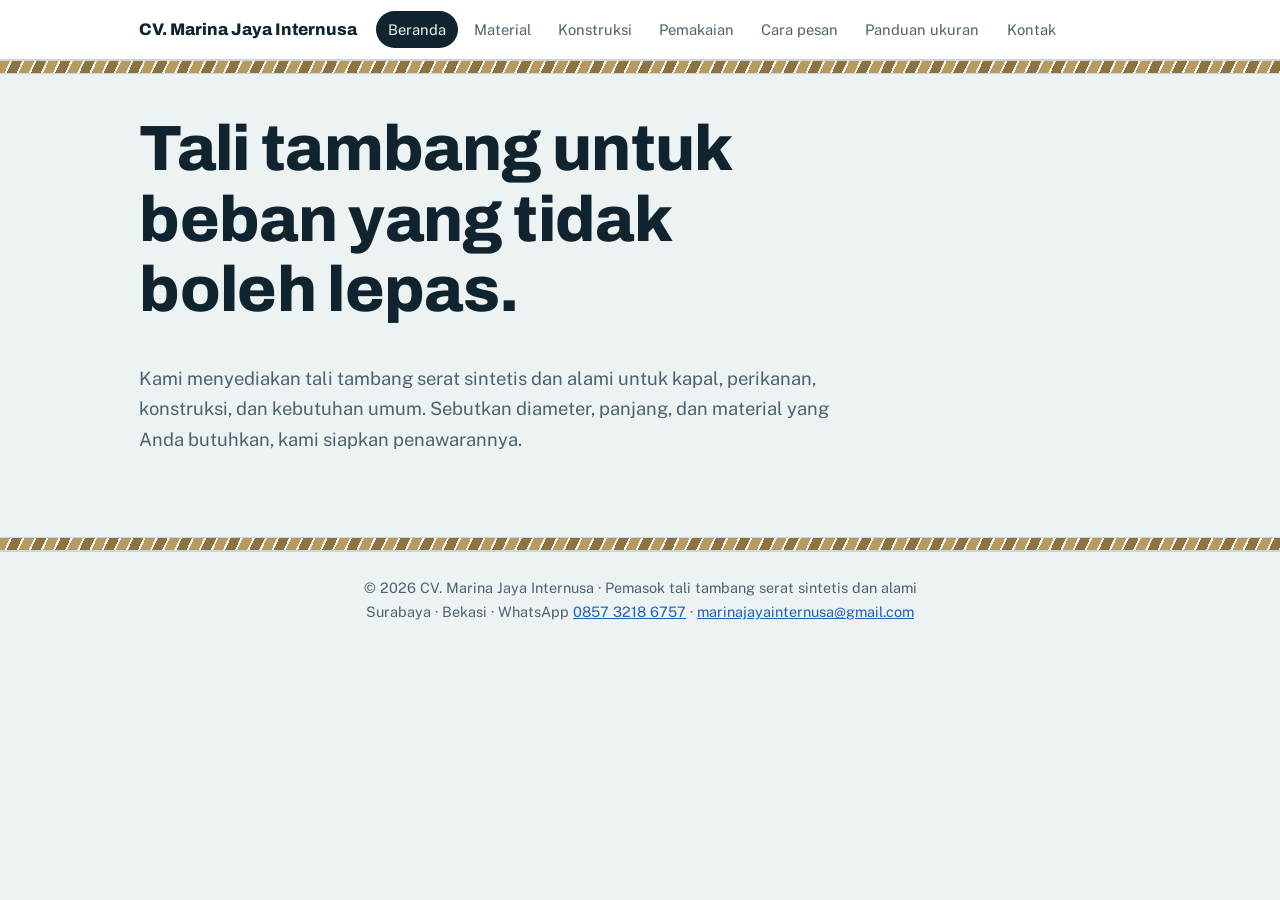
<file: index.html>
<!DOCTYPE html>
<html lang="id">
<head>
<meta charset="utf-8">
<meta name="viewport" content="width=device-width, initial-scale=1, viewport-fit=cover">
<title>CV. Marina Jaya Internusa – Pemasok tali tambang</title>
<link rel="preconnect" href="https://fonts.googleapis.com">
<link rel="stylesheet" href="https://fonts.googleapis.com/css2?family=Archivo:wght@500;800&family=Public+Sans:wght@400;600&display=swap">
<link rel="stylesheet" href="style.css">
</head>
<body data-page="index.html">
<header><div class="bar">
<a class="brand" href="index.html">CV. Marina Jaya Internusa</a>
<nav aria-label="Menu utama">
<a href="index.html">Beranda</a><a href="material.html">Material</a><a href="konstruksi.html">Konstruksi</a><a href="pemakaian.html">Pemakaian</a><a href="cara-pesan.html">Cara pesan</a><a href="panduan.html">Panduan ukuran</a><a href="kontak.html">Kontak</a>
</nav></div></header>
<div class="rope" aria-hidden="true"></div>
<main>
<section class="page">
<h1>Tali tambang untuk beban yang tidak boleh lepas.</h1>
<p class="lead">Kami menyediakan tali tambang serat sintetis dan alami untuk kapal, perikanan, konstruksi, dan kebutuhan umum. Sebutkan diameter, panjang, dan material yang Anda butuhkan, kami siapkan penawarannya.</p>
</section>
</main>
<div class="rope" aria-hidden="true"></div>
<footer>© 2026 CV. Marina Jaya Internusa · Pemasok tali tambang serat sintetis dan alami<br>Surabaya · Bekasi · WhatsApp <a href="https://wa.me/6285732186757" target="_blank" rel="noopener">0857 3218 6757</a> · <a href="mailto:marinajayainternusa@gmail.com">marinajayainternusa@gmail.com</a></footer>
<script src="script.js"></script>
</body>
</html>
</file>
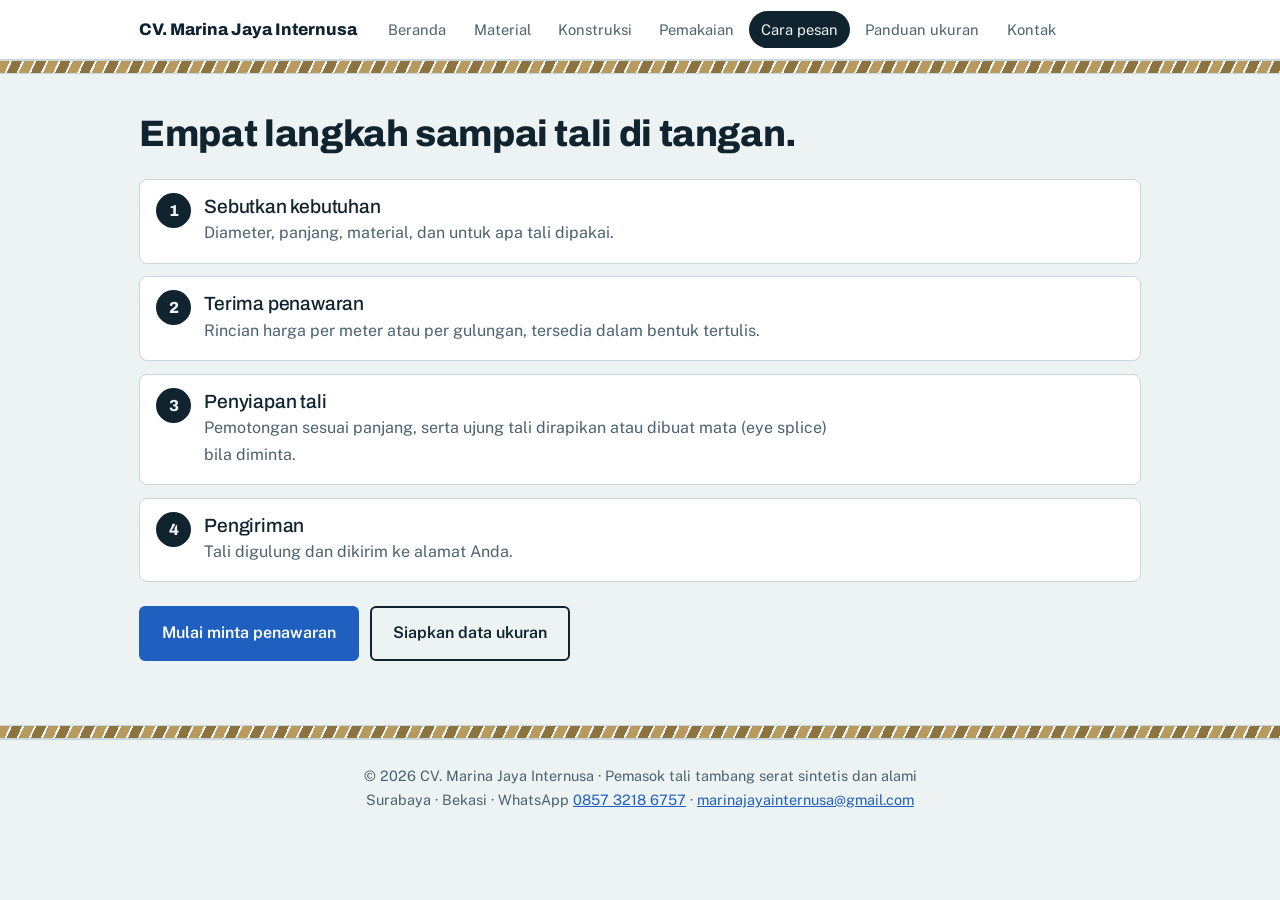
<file: cara-pesan.html>
<!DOCTYPE html>
<html lang="id">
<head>
<meta charset="utf-8">
<meta name="viewport" content="width=device-width, initial-scale=1, viewport-fit=cover">
<title>Cara pesan – CV. Marina Jaya Internusa</title>
<link rel="preconnect" href="https://fonts.googleapis.com">
<link rel="stylesheet" href="https://fonts.googleapis.com/css2?family=Archivo:wght@500;800&family=Public+Sans:wght@400;600&display=swap">
<link rel="stylesheet" href="style.css">
</head>
<body data-page="cara-pesan.html">
<header><div class="bar">
<a class="brand" href="index.html">CV. Marina Jaya Internusa</a>
<nav aria-label="Menu utama">
<a href="index.html">Beranda</a><a href="material.html">Material</a><a href="konstruksi.html">Konstruksi</a><a href="pemakaian.html">Pemakaian</a><a href="cara-pesan.html">Cara pesan</a><a href="panduan.html">Panduan ukuran</a><a href="kontak.html">Kontak</a>
</nav></div></header>
<div class="rope" aria-hidden="true"></div>
<main>
<section class="page">
<h2>Empat langkah sampai tali di tangan.</h2>
<ol class="steps">
<li><h3>Sebutkan kebutuhan</h3><p>Diameter, panjang, material, dan untuk apa tali dipakai.</p></li>
<li><h3>Terima penawaran</h3><p>Rincian harga per meter atau per gulungan, tersedia dalam bentuk tertulis.</p></li>
<li><h3>Penyiapan tali</h3><p>Pemotongan sesuai panjang, serta ujung tali dirapikan atau dibuat mata (eye splice) bila diminta.</p></li>
<li><h3>Pengiriman</h3><p>Tali digulung dan dikirim ke alamat Anda.</p></li>
</ol>
<div class="btns"><a class="btn" href="kontak.html">Mulai minta penawaran</a><a class="btn alt" href="panduan.html">Siapkan data ukuran</a></div>
</section>
</main>
<div class="rope" aria-hidden="true"></div>
<footer>© 2026 CV. Marina Jaya Internusa · Pemasok tali tambang serat sintetis dan alami<br>Surabaya · Bekasi · WhatsApp <a href="https://wa.me/6285732186757" target="_blank" rel="noopener">0857 3218 6757</a> · <a href="mailto:marinajayainternusa@gmail.com">marinajayainternusa@gmail.com</a></footer>
<script src="script.js"></script>
</body>
</html>
</file>
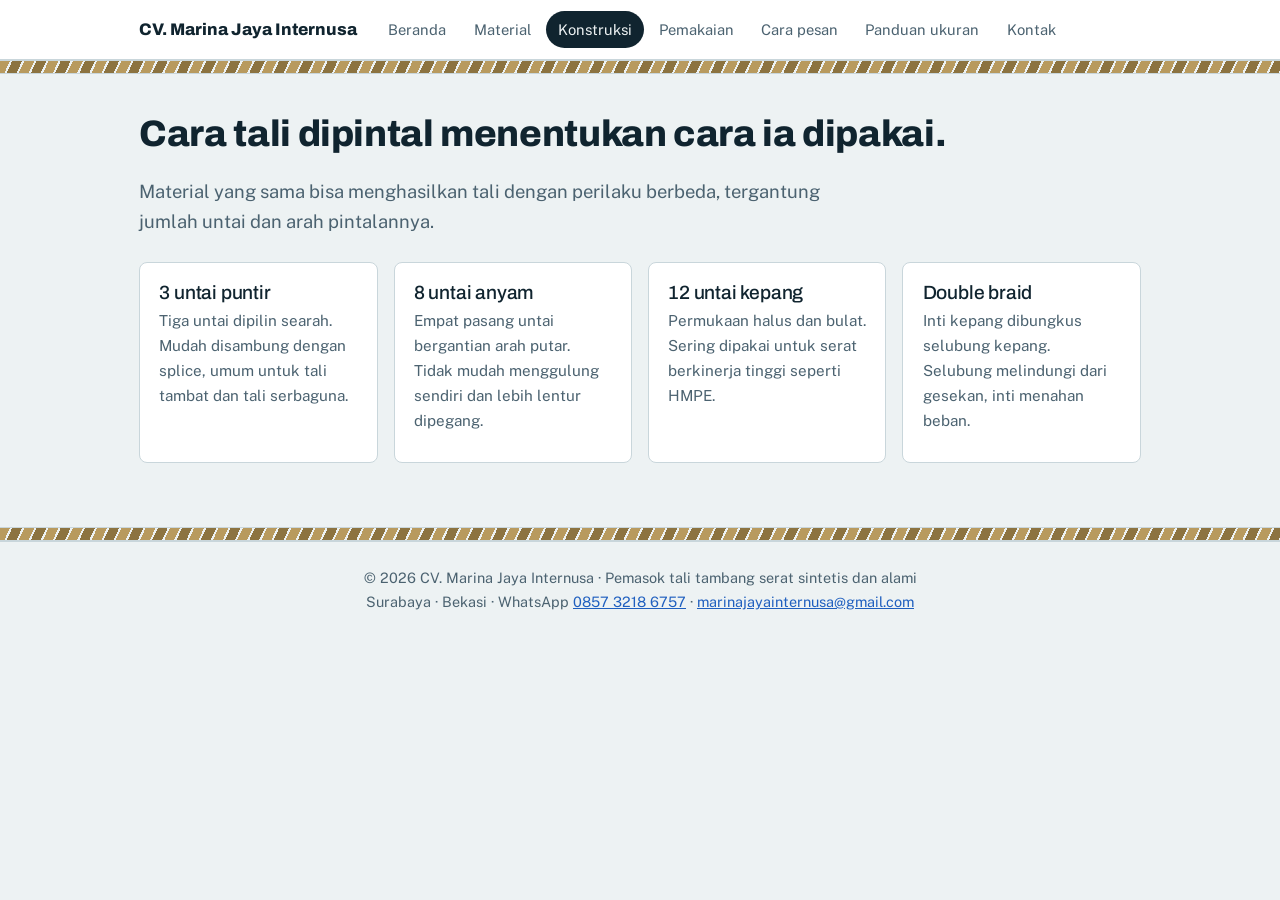
<file: konstruksi.html>
<!DOCTYPE html>
<html lang="id">
<head>
<meta charset="utf-8">
<meta name="viewport" content="width=device-width, initial-scale=1, viewport-fit=cover">
<title>Konstruksi – CV. Marina Jaya Internusa</title>
<link rel="preconnect" href="https://fonts.googleapis.com">
<link rel="stylesheet" href="https://fonts.googleapis.com/css2?family=Archivo:wght@500;800&family=Public+Sans:wght@400;600&display=swap">
<link rel="stylesheet" href="style.css">
</head>
<body data-page="konstruksi.html">
<header><div class="bar">
<a class="brand" href="index.html">CV. Marina Jaya Internusa</a>
<nav aria-label="Menu utama">
<a href="index.html">Beranda</a><a href="material.html">Material</a><a href="konstruksi.html">Konstruksi</a><a href="pemakaian.html">Pemakaian</a><a href="cara-pesan.html">Cara pesan</a><a href="panduan.html">Panduan ukuran</a><a href="kontak.html">Kontak</a>
</nav></div></header>
<div class="rope" aria-hidden="true"></div>
<main>
<section class="page">
<h2>Cara tali dipintal menentukan cara ia dipakai.</h2>
<p class="lead">Material yang sama bisa menghasilkan tali dengan perilaku berbeda, tergantung jumlah untai dan arah pintalannya.</p>
<div class="grid">
<div class="card"><h3>3 untai puntir</h3><p>Tiga untai dipilin searah. Mudah disambung dengan splice, umum untuk tali tambat dan tali serbaguna.</p></div>
<div class="card"><h3>8 untai anyam</h3><p>Empat pasang untai bergantian arah putar. Tidak mudah menggulung sendiri dan lebih lentur dipegang.</p></div>
<div class="card"><h3>12 untai kepang</h3><p>Permukaan halus dan bulat. Sering dipakai untuk serat berkinerja tinggi seperti HMPE.</p></div>
<div class="card"><h3>Double braid</h3><p>Inti kepang dibungkus selubung kepang. Selubung melindungi dari gesekan, inti menahan beban.</p></div>
</div>
</section>
</main>
<div class="rope" aria-hidden="true"></div>
<footer>© 2026 CV. Marina Jaya Internusa · Pemasok tali tambang serat sintetis dan alami<br>Surabaya · Bekasi · WhatsApp <a href="https://wa.me/6285732186757" target="_blank" rel="noopener">0857 3218 6757</a> · <a href="mailto:marinajayainternusa@gmail.com">marinajayainternusa@gmail.com</a></footer>
<script src="script.js"></script>
</body>
</html>
</file>
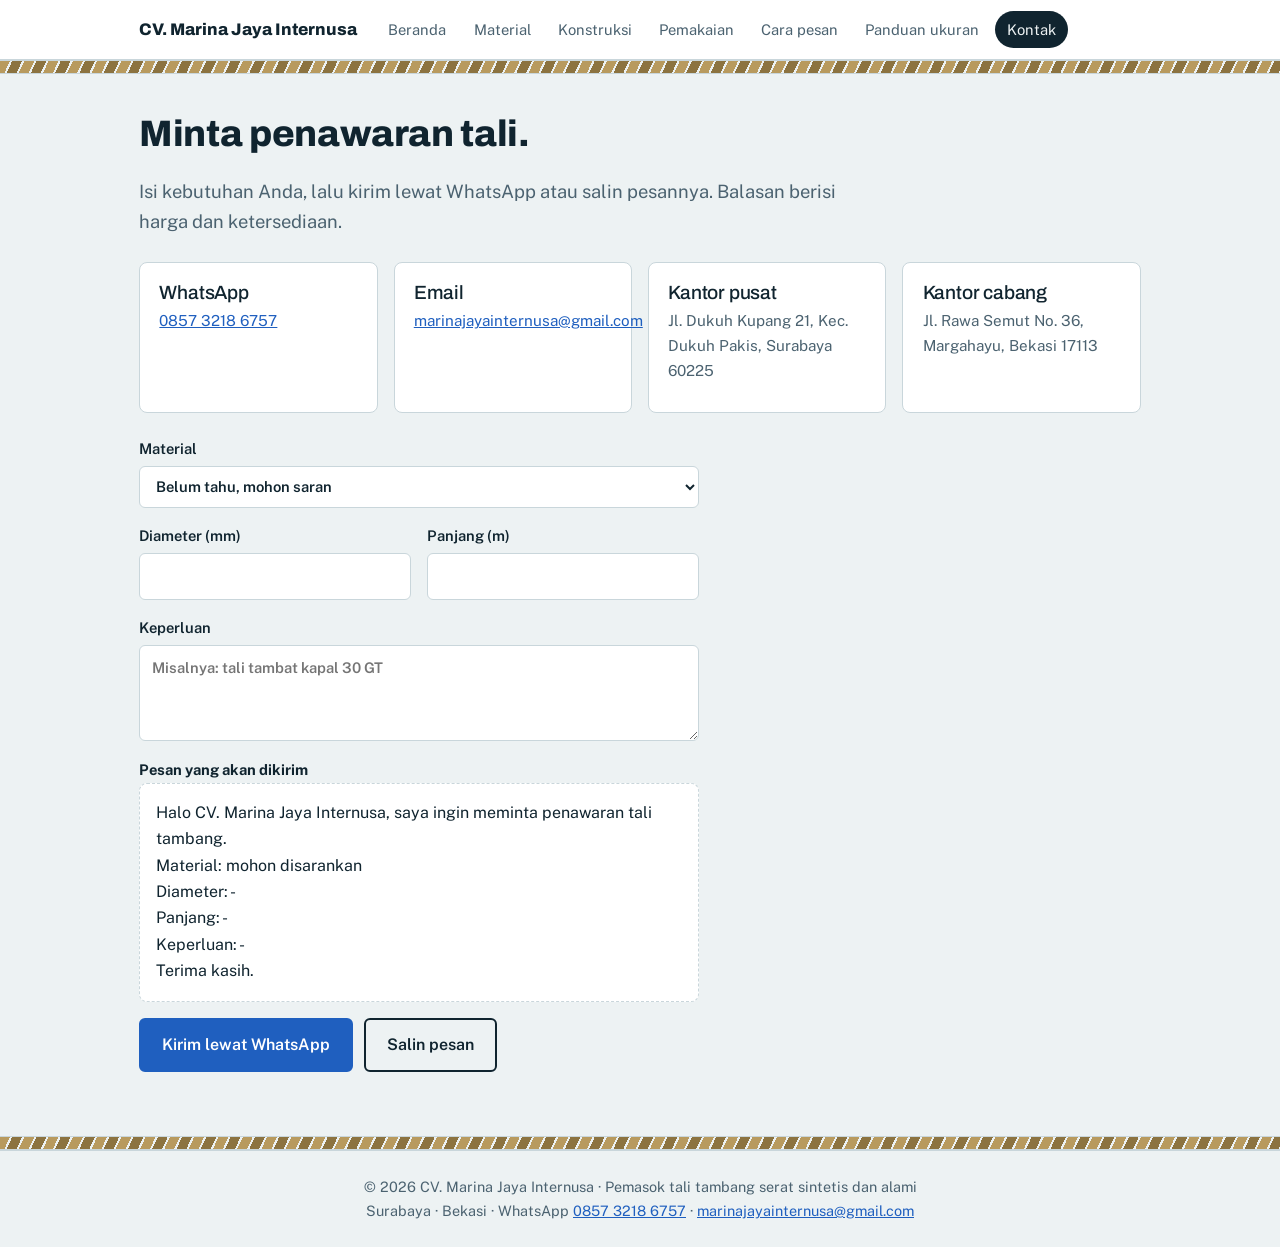
<file: kontak.html>
<!DOCTYPE html>
<html lang="id">
<head>
<meta charset="utf-8">
<meta name="viewport" content="width=device-width, initial-scale=1, viewport-fit=cover">
<title>Kontak – CV. Marina Jaya Internusa</title>
<link rel="preconnect" href="https://fonts.googleapis.com">
<link rel="stylesheet" href="https://fonts.googleapis.com/css2?family=Archivo:wght@500;800&family=Public+Sans:wght@400;600&display=swap">
<link rel="stylesheet" href="style.css">
</head>
<body data-page="kontak.html">
<header><div class="bar">
<a class="brand" href="index.html">CV. Marina Jaya Internusa</a>
<nav aria-label="Menu utama">
<a href="index.html">Beranda</a><a href="material.html">Material</a><a href="konstruksi.html">Konstruksi</a><a href="pemakaian.html">Pemakaian</a><a href="cara-pesan.html">Cara pesan</a><a href="panduan.html">Panduan ukuran</a><a href="kontak.html">Kontak</a>
</nav></div></header>
<div class="rope" aria-hidden="true"></div>
<main>
<section class="page">
<h2>Minta penawaran tali.</h2>
<p class="lead">Isi kebutuhan Anda, lalu kirim lewat WhatsApp atau salin pesannya. Balasan berisi harga dan ketersediaan.</p>
<div class="grid">
<div class="card"><h3>WhatsApp</h3><p><a href="https://wa.me/6285732186757" target="_blank" rel="noopener">0857 3218 6757</a></p></div>
<div class="card"><h3>Email</h3><p><a href="mailto:marinajayainternusa@gmail.com">marinajayainternusa@gmail.com</a></p></div>
<div class="card"><h3>Kantor pusat</h3><p>Jl. Dukuh Kupang 21, Kec. Dukuh Pakis, Surabaya 60225</p></div>
<div class="card"><h3>Kantor cabang</h3><p>Jl. Rawa Semut No. 36, Margahayu, Bekasi 17113</p></div>
</div>
<form id="f" onsubmit="return false">
<label>Material<select id="m"><option value="">Belum tahu, mohon saran</option><option>Polypropylene (PP)</option><option>Polyester</option><option>Nylon</option><option>Manila</option><option>HMPE</option></select></label>
<div class="two"><label>Diameter (mm)<input id="d" inputmode="decimal"></label><label>Panjang (m)<input id="l" inputmode="decimal"></label></div>
<label>Keperluan<textarea id="k" rows="3" placeholder="Misalnya: tali tambat kapal 30 GT"></textarea></label>
<div><b style="font-size:.92rem">Pesan yang akan dikirim</b><pre id="out" aria-live="polite"></pre></div>
<div class="btns" style="margin-top:0"><a class="btn" id="wa" href="https://wa.me/6285732186757" target="_blank" rel="noopener">Kirim lewat WhatsApp</a><button class="btn alt" id="cp" type="button">Salin pesan</button></div>
</form>
</section>
</main>
<div class="rope" aria-hidden="true"></div>
<footer>© 2026 CV. Marina Jaya Internusa · Pemasok tali tambang serat sintetis dan alami<br>Surabaya · Bekasi · WhatsApp <a href="https://wa.me/6285732186757" target="_blank" rel="noopener">0857 3218 6757</a> · <a href="mailto:marinajayainternusa@gmail.com">marinajayainternusa@gmail.com</a></footer>
<script src="script.js"></script>
</body>
</html>
</file>
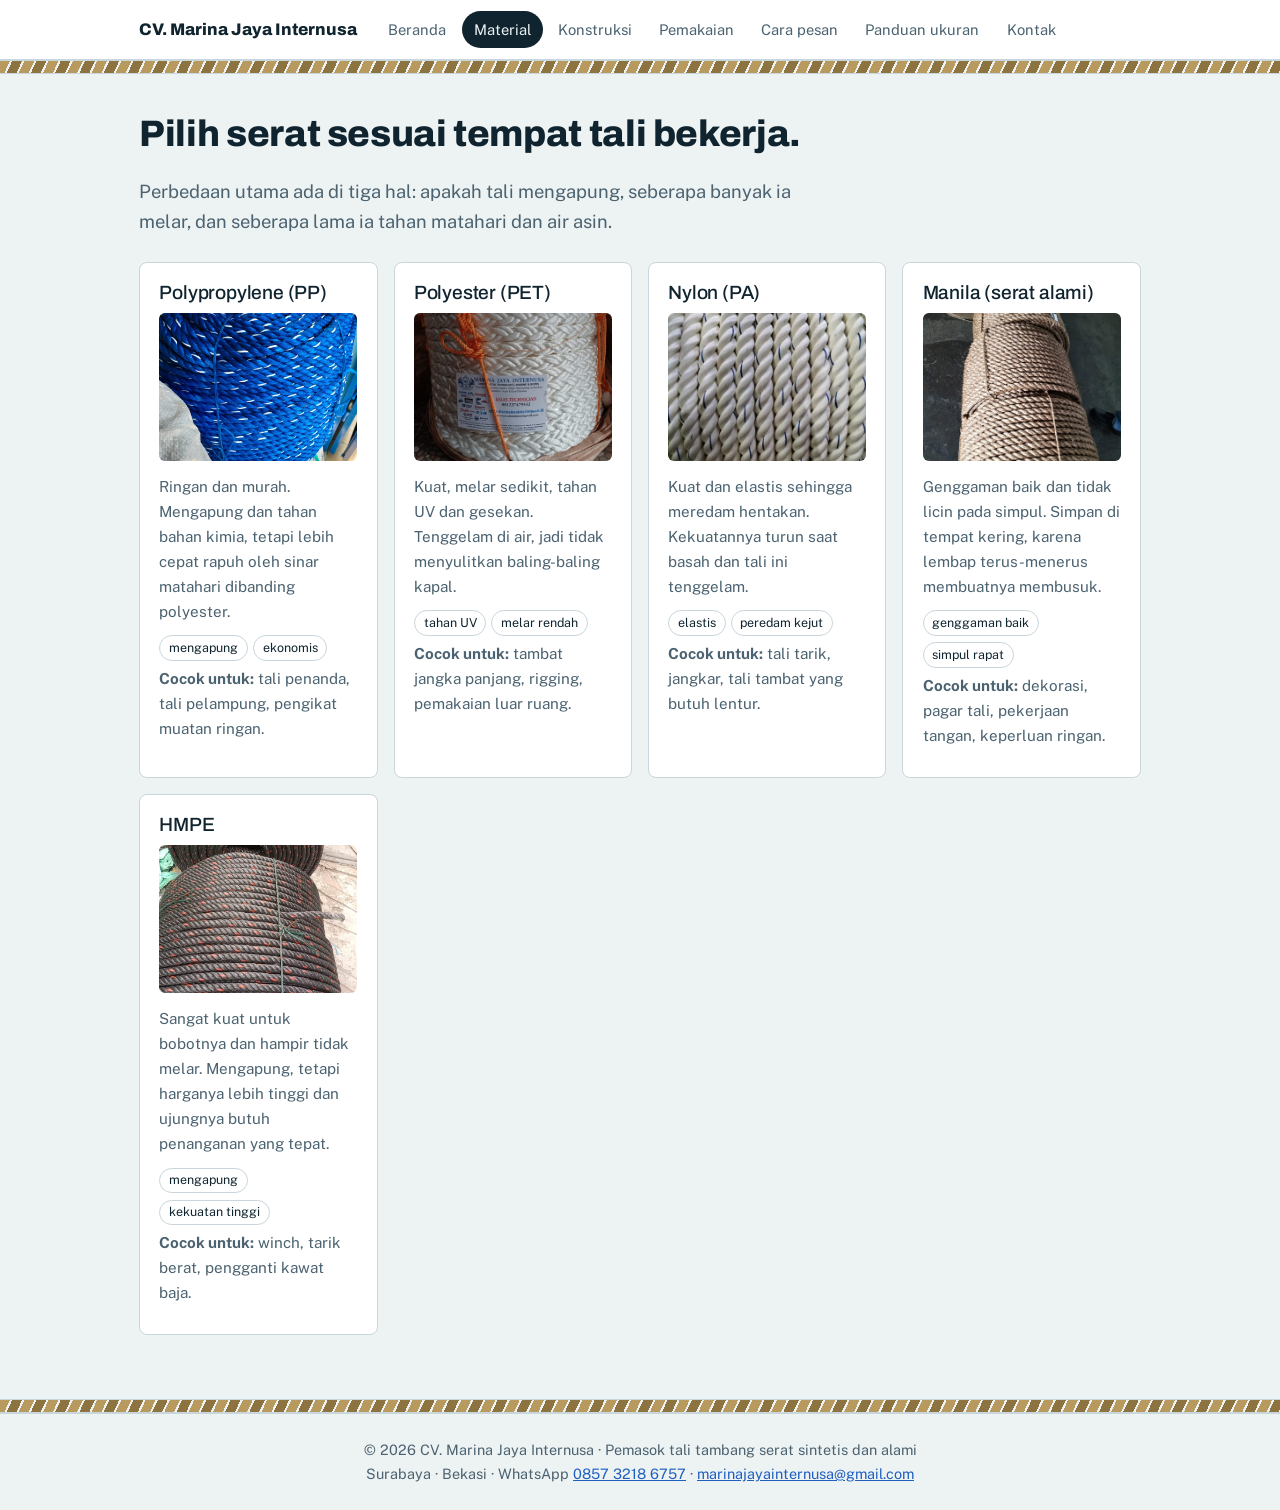
<file: material.html>
<!DOCTYPE html>
<html lang="id">
<head>
<meta charset="utf-8">
<meta name="viewport" content="width=device-width, initial-scale=1, viewport-fit=cover">
<title>Material – CV. Marina Jaya Internusa</title>
<link rel="preconnect" href="https://fonts.googleapis.com">
<link rel="stylesheet" href="https://fonts.googleapis.com/css2?family=Archivo:wght@500;800&family=Public+Sans:wght@400;600&display=swap">
<link rel="stylesheet" href="style.css">
</head>
<body data-page="material.html">
<header><div class="bar">
<a class="brand" href="index.html">CV. Marina Jaya Internusa</a>
<nav aria-label="Menu utama">
<a href="index.html">Beranda</a><a href="material.html">Material</a><a href="konstruksi.html">Konstruksi</a><a href="pemakaian.html">Pemakaian</a><a href="cara-pesan.html">Cara pesan</a><a href="panduan.html">Panduan ukuran</a><a href="kontak.html">Kontak</a>
</nav></div></header>
<div class="rope" aria-hidden="true"></div>
<main>
<section class="page">
<h2>Pilih serat sesuai tempat tali bekerja.</h2>
<p class="lead">Perbedaan utama ada di tiga hal: apakah tali mengapung, seberapa banyak ia melar, dan seberapa lama ia tahan matahari dan air asin.</p>
<div class="grid">
<div class="card"><h3>Polypropylene (PP)</h3><img src="tali-polypropylene.jpg" alt="Gulungan tali polypropylene biru tiga untai puntir dengan benang penanda putih" loading="lazy"><p>Ringan dan murah. Mengapung dan tahan bahan kimia, tetapi lebih cepat rapuh oleh sinar matahari dibanding polyester.</p><span class="tag">mengapung</span><span class="tag">ekonomis</span><p><b>Cocok untuk:</b> tali penanda, tali pelampung, pengikat muatan ringan.</p></div>
<div class="card"><h3>Polyester (PET)</h3><img src="tali-polyester.jpg" alt="Gulungan tali polyester putih anyaman dengan label CV. Marina Jaya Internusa" loading="lazy" style="object-position:50% 70%"><p>Kuat, melar sedikit, tahan UV dan gesekan. Tenggelam di air, jadi tidak menyulitkan baling-baling kapal.</p><span class="tag">tahan UV</span><span class="tag">melar rendah</span><p><b>Cocok untuk:</b> tambat jangka panjang, rigging, pemakaian luar ruang.</p></div>
<div class="card"><h3>Nylon (PA)</h3><img src="tali-nylon.jpg" alt="Gulungan tali nylon putih tiga untai puntir dengan benang penanda biru" loading="lazy"><p>Kuat dan elastis sehingga meredam hentakan. Kekuatannya turun saat basah dan tali ini tenggelam.</p><span class="tag">elastis</span><span class="tag">peredam kejut</span><p><b>Cocok untuk:</b> tali tarik, jangkar, tali tambat yang butuh lentur.</p></div>
<div class="card"><h3>Manila (serat alami)</h3><img src="tali-manila.jpg" alt="Gulungan tali manila berwarna cokelat keemasan di gudang" loading="lazy"><p>Genggaman baik dan tidak licin pada simpul. Simpan di tempat kering, karena lembap terus-menerus membuatnya membusuk.</p><span class="tag">genggaman baik</span><span class="tag">simpul rapat</span><p><b>Cocok untuk:</b> dekorasi, pagar tali, pekerjaan tangan, keperluan ringan.</p></div>
<div class="card"><h3>HMPE</h3><img src="tali-hmpe.jpg" alt="Gulungan tali hitam tiga untai puntir dengan benang penanda merah" loading="lazy" style="object-position:50% 60%"><p>Sangat kuat untuk bobotnya dan hampir tidak melar. Mengapung, tetapi harganya lebih tinggi dan ujungnya butuh penanganan yang tepat.</p><span class="tag">mengapung</span><span class="tag">kekuatan tinggi</span><p><b>Cocok untuk:</b> winch, tarik berat, pengganti kawat baja.</p></div>
</div>
</section>
</main>
<div class="rope" aria-hidden="true"></div>
<footer>© 2026 CV. Marina Jaya Internusa · Pemasok tali tambang serat sintetis dan alami<br>Surabaya · Bekasi · WhatsApp <a href="https://wa.me/6285732186757" target="_blank" rel="noopener">0857 3218 6757</a> · <a href="mailto:marinajayainternusa@gmail.com">marinajayainternusa@gmail.com</a></footer>
<script src="script.js"></script>
</body>
</html>
</file>
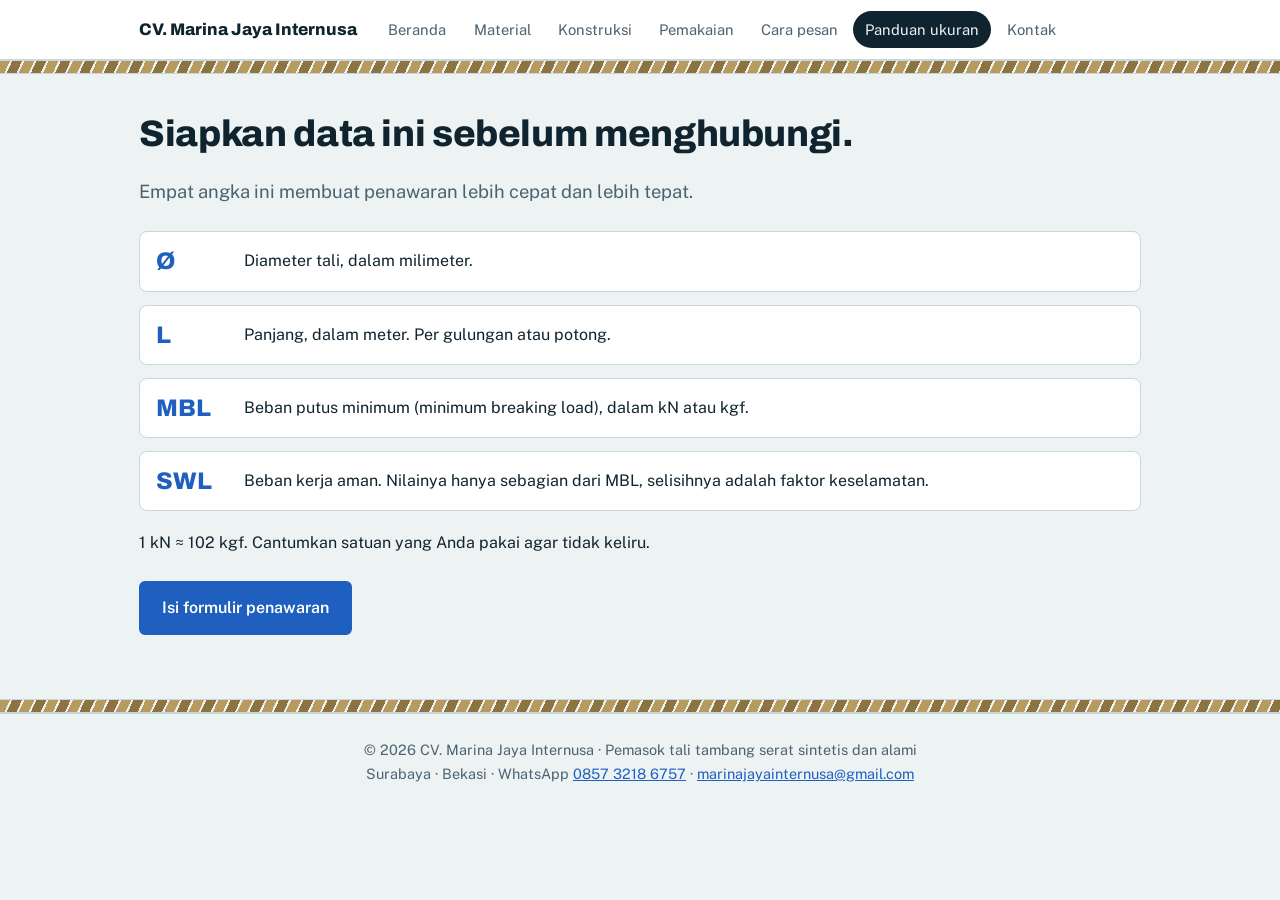
<file: panduan.html>
<!DOCTYPE html>
<html lang="id">
<head>
<meta charset="utf-8">
<meta name="viewport" content="width=device-width, initial-scale=1, viewport-fit=cover">
<title>Panduan ukuran – CV. Marina Jaya Internusa</title>
<link rel="preconnect" href="https://fonts.googleapis.com">
<link rel="stylesheet" href="https://fonts.googleapis.com/css2?family=Archivo:wght@500;800&family=Public+Sans:wght@400;600&display=swap">
<link rel="stylesheet" href="style.css">
</head>
<body data-page="panduan.html">
<header><div class="bar">
<a class="brand" href="index.html">CV. Marina Jaya Internusa</a>
<nav aria-label="Menu utama">
<a href="index.html">Beranda</a><a href="material.html">Material</a><a href="konstruksi.html">Konstruksi</a><a href="pemakaian.html">Pemakaian</a><a href="cara-pesan.html">Cara pesan</a><a href="panduan.html">Panduan ukuran</a><a href="kontak.html">Kontak</a>
</nav></div></header>
<div class="rope" aria-hidden="true"></div>
<main>
<section class="page">
<h2>Siapkan data ini sebelum menghubungi.</h2>
<p class="lead">Empat angka ini membuat penawaran lebih cepat dan lebih tepat.</p>
<dl>
<div><dt>Ø</dt><dd>Diameter tali, dalam milimeter.</dd></div>
<div><dt>L</dt><dd>Panjang, dalam meter. Per gulungan atau potong.</dd></div>
<div><dt>MBL</dt><dd>Beban putus minimum (minimum breaking load), dalam kN atau kgf.</dd></div>
<div><dt>SWL</dt><dd>Beban kerja aman. Nilainya hanya sebagian dari MBL, selisihnya adalah faktor keselamatan.</dd></div>
</dl>
<p style="margin-top:1.2rem">1 kN ≈ 102 kgf. Cantumkan satuan yang Anda pakai agar tidak keliru.</p>
<div class="btns"><a class="btn" href="kontak.html">Isi formulir penawaran</a></div>
</section>
</main>
<div class="rope" aria-hidden="true"></div>
<footer>© 2026 CV. Marina Jaya Internusa · Pemasok tali tambang serat sintetis dan alami<br>Surabaya · Bekasi · WhatsApp <a href="https://wa.me/6285732186757" target="_blank" rel="noopener">0857 3218 6757</a> · <a href="mailto:marinajayainternusa@gmail.com">marinajayainternusa@gmail.com</a></footer>
<script src="script.js"></script>
</body>
</html>
</file>
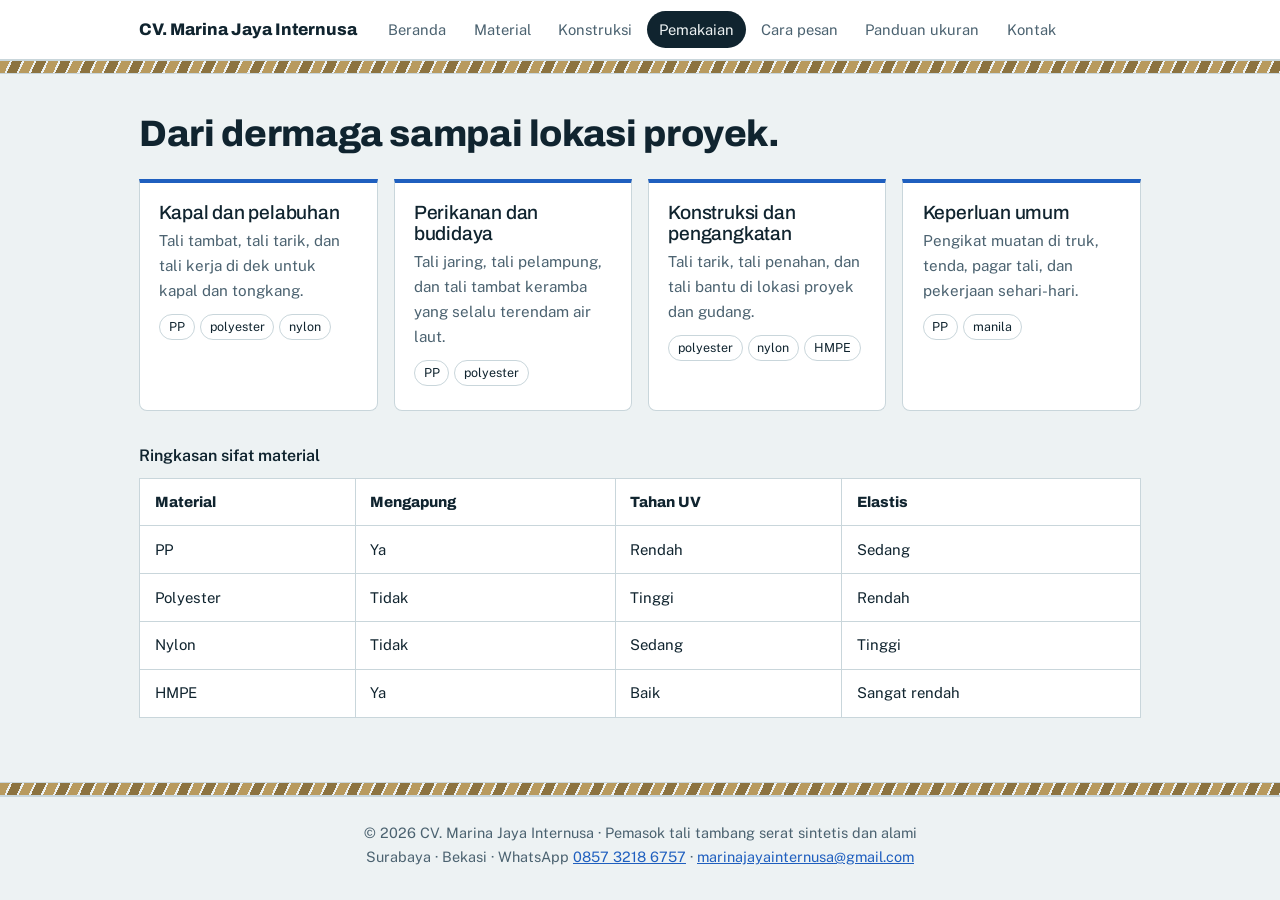
<file: pemakaian.html>
<!DOCTYPE html>
<html lang="id">
<head>
<meta charset="utf-8">
<meta name="viewport" content="width=device-width, initial-scale=1, viewport-fit=cover">
<title>Pemakaian – CV. Marina Jaya Internusa</title>
<link rel="preconnect" href="https://fonts.googleapis.com">
<link rel="stylesheet" href="https://fonts.googleapis.com/css2?family=Archivo:wght@500;800&family=Public+Sans:wght@400;600&display=swap">
<link rel="stylesheet" href="style.css">
</head>
<body data-page="pemakaian.html">
<header><div class="bar">
<a class="brand" href="index.html">CV. Marina Jaya Internusa</a>
<nav aria-label="Menu utama">
<a href="index.html">Beranda</a><a href="material.html">Material</a><a href="konstruksi.html">Konstruksi</a><a href="pemakaian.html">Pemakaian</a><a href="cara-pesan.html">Cara pesan</a><a href="panduan.html">Panduan ukuran</a><a href="kontak.html">Kontak</a>
</nav></div></header>
<div class="rope" aria-hidden="true"></div>
<main>
<section class="page">
<h2>Dari dermaga sampai lokasi proyek.</h2>
<div class="grid">
<div class="card use"><h3>Kapal dan pelabuhan</h3><p>Tali tambat, tali tarik, dan tali kerja di dek untuk kapal dan tongkang.</p><span class="tag">PP</span><span class="tag">polyester</span><span class="tag">nylon</span></div>
<div class="card use"><h3>Perikanan dan budidaya</h3><p>Tali jaring, tali pelampung, dan tali tambat keramba yang selalu terendam air laut.</p><span class="tag">PP</span><span class="tag">polyester</span></div>
<div class="card use"><h3>Konstruksi dan pengangkatan</h3><p>Tali tarik, tali penahan, dan tali bantu di lokasi proyek dan gudang.</p><span class="tag">polyester</span><span class="tag">nylon</span><span class="tag">HMPE</span></div>
<div class="card use"><h3>Keperluan umum</h3><p>Pengikat muatan di truk, tenda, pagar tali, dan pekerjaan sehari-hari.</p><span class="tag">PP</span><span class="tag">manila</span></div>
</div>
<div class="scroll"><table><caption class="sr" style="text-align:left;font-weight:600;padding:.5rem 0">Ringkasan sifat material</caption>
<tr><th>Material</th><th>Mengapung</th><th>Tahan UV</th><th>Elastis</th></tr>
<tr><td>PP</td><td>Ya</td><td>Rendah</td><td>Sedang</td></tr>
<tr><td>Polyester</td><td>Tidak</td><td>Tinggi</td><td>Rendah</td></tr>
<tr><td>Nylon</td><td>Tidak</td><td>Sedang</td><td>Tinggi</td></tr>
<tr><td>HMPE</td><td>Ya</td><td>Baik</td><td>Sangat rendah</td></tr>
</table></div>
</section>
</main>
<div class="rope" aria-hidden="true"></div>
<footer>© 2026 CV. Marina Jaya Internusa · Pemasok tali tambang serat sintetis dan alami<br>Surabaya · Bekasi · WhatsApp <a href="https://wa.me/6285732186757" target="_blank" rel="noopener">0857 3218 6757</a> · <a href="mailto:marinajayainternusa@gmail.com">marinajayainternusa@gmail.com</a></footer>
<script src="script.js"></script>
</body>
</html>
</file>
<file: style.css>
:root{--bg:#edf2f3;--surface:#fff;--ink:#10242f;--muted:#4b6270;--line:#c9d6db;--accent:#1f5fbf;--accent-ink:#fff;--hemp:#b89a5e;
color-scheme:light;box-sizing:border-box;padding-top:env(safe-area-inset-top,0px);padding-bottom:env(safe-area-inset-bottom,0px)}
@media (prefers-color-scheme:dark){:root:not([data-theme="light"]){--bg:#0d1b24;--surface:#14293a;--ink:#e8f0f3;--muted:#9bb2bf;--line:#264256;--accent:#6aa3f5;--accent-ink:#0d1b24;color-scheme:dark}}
:root[data-theme="dark"]{--bg:#0d1b24;--surface:#14293a;--ink:#e8f0f3;--muted:#9bb2bf;--line:#264256;--accent:#6aa3f5;--accent-ink:#0d1b24;color-scheme:dark}
html{scroll-padding-top:env(safe-area-inset-top,0px)}
*,*::before,*::after{box-sizing:border-box}
body{margin:0;background:var(--bg);color:var(--ink);font:400 1rem/1.65 "Public Sans",system-ui,sans-serif}
h1,h2,h3{font-family:Archivo,"Arial Narrow",sans-serif;line-height:1.1;margin:0 0 .6em;letter-spacing:-.01em}
h1{font-weight:800;font-size:clamp(2.2rem,7vw,4rem);max-width:15ch}
h2{font-weight:800;font-size:clamp(1.6rem,4vw,2.3rem)}
h3{font-weight:500;font-size:1.2rem}
p{max-width:64ch;margin:0 0 1em}
a{color:var(--accent)}
:focus-visible{outline:3px solid var(--accent);outline-offset:2px}
body::before{content:"";position:fixed;inset:0 0 auto;height:env(safe-area-inset-top,0px);background:var(--surface);z-index:11}
header{position:sticky;top:env(safe-area-inset-top,0px);z-index:10;background:var(--surface);border-bottom:1px solid var(--line)}
.bar{max-width:1040px;margin:0 auto;padding:.7rem 1.2rem;display:flex;align-items:center;gap:1.2rem}
.brand{font:800 1.05rem Archivo,sans-serif;color:var(--ink);text-decoration:none;white-space:nowrap}
nav{display:flex;gap:.2rem;overflow-x:auto;scrollbar-width:none}
nav a{padding:.4rem .75rem;border-radius:99px;text-decoration:none;color:var(--muted);font-size:.92rem;white-space:nowrap}
nav a[aria-current="page"]{background:var(--ink);color:var(--bg)}
.rope{height:14px;background:repeating-linear-gradient(115deg,var(--hemp) 0 9px,transparent 9px 11px,#8c7340 11px 20px,transparent 20px 22px);border-block:1px solid var(--line)}
main{max-width:1040px;margin:0 auto;padding:2.5rem 1.2rem 4rem}
.lead{font-size:1.15rem;color:var(--muted)}
.btns{display:flex;flex-wrap:wrap;gap:.7rem;margin-top:1.5rem}
.btn{display:inline-block;padding:.75rem 1.3rem;border-radius:6px;font-weight:600;text-decoration:none;background:var(--accent);color:var(--accent-ink);border:2px solid var(--accent);cursor:pointer;font-family:inherit;font-size:1rem}
.btn.alt{background:transparent;color:var(--ink);border-color:var(--ink)}
.grid{display:grid;grid-template-columns:repeat(auto-fit,minmax(230px,1fr));gap:1rem;margin-top:1.5rem}
.card{background:var(--surface);border:1px solid var(--line);border-radius:8px;padding:1.2rem}
.card h3{margin-bottom:.3rem}
.card img{display:block;width:100%;aspect-ratio:4/3;object-fit:cover;border-radius:6px;margin:.6rem 0 .8rem}
.card p{margin:0 0 .6rem;font-size:.95rem;color:var(--muted)}
.tag{display:inline-block;font-size:.78rem;padding:.1rem .55rem;border:1px solid var(--line);border-radius:99px;margin:0 .3rem .3rem 0}
.use{border-top:4px solid var(--accent);border-radius:0 0 8px 8px}
dl{margin:1.5rem 0 0;display:grid;gap:.8rem}
dl div{display:grid;grid-template-columns:4.5rem 1fr;gap:1rem;background:var(--surface);border:1px solid var(--line);border-radius:8px;padding:1rem}
dt{font:800 1.5rem Archivo,sans-serif;color:var(--accent)}
dd{margin:0}
ol.steps{list-style:none;padding:0;margin:1.5rem 0 0;counter-reset:s;display:grid;gap:.8rem}
ol.steps li{counter-increment:s;background:var(--surface);border:1px solid var(--line);border-radius:8px;padding:1rem 1rem 1rem 4rem;position:relative}
ol.steps li::before{content:counter(s);position:absolute;left:1rem;top:.8rem;width:2.2rem;height:2.2rem;border-radius:50%;background:var(--ink);color:var(--bg);display:grid;place-items:center;font:800 1rem Archivo,sans-serif}
ol.steps h3{margin:0 0 .2rem}ol.steps p{margin:0;color:var(--muted)}
.scroll{overflow-x:auto;margin-top:1.5rem}
table{border-collapse:collapse;width:100%;min-width:560px;background:var(--surface)}
th,td{text-align:left;padding:.7rem .9rem;border:1px solid var(--line);font-size:.93rem}
th{font-family:Archivo,sans-serif;font-weight:800}
form{display:grid;gap:1rem;max-width:560px;margin-top:1.5rem}
label{display:grid;gap:.3rem;font-weight:600;font-size:.92rem}
input,select,textarea{font:inherit;padding:.65rem .75rem;border:1px solid var(--line);border-radius:6px;background:var(--surface);color:var(--ink)}
.two{display:grid;grid-template-columns:1fr 1fr;gap:1rem}
pre{white-space:pre-wrap;background:var(--surface);border:1px dashed var(--line);border-radius:8px;padding:1rem;font:inherit;margin:0}
footer{border-top:1px solid var(--line);padding:1.5rem 1.2rem;text-align:center;color:var(--muted);font-size:.9rem}
@media (max-width:520px){.two{grid-template-columns:1fr}.bar{flex-direction:column;align-items:flex-start;gap:.3rem}}
</file>
